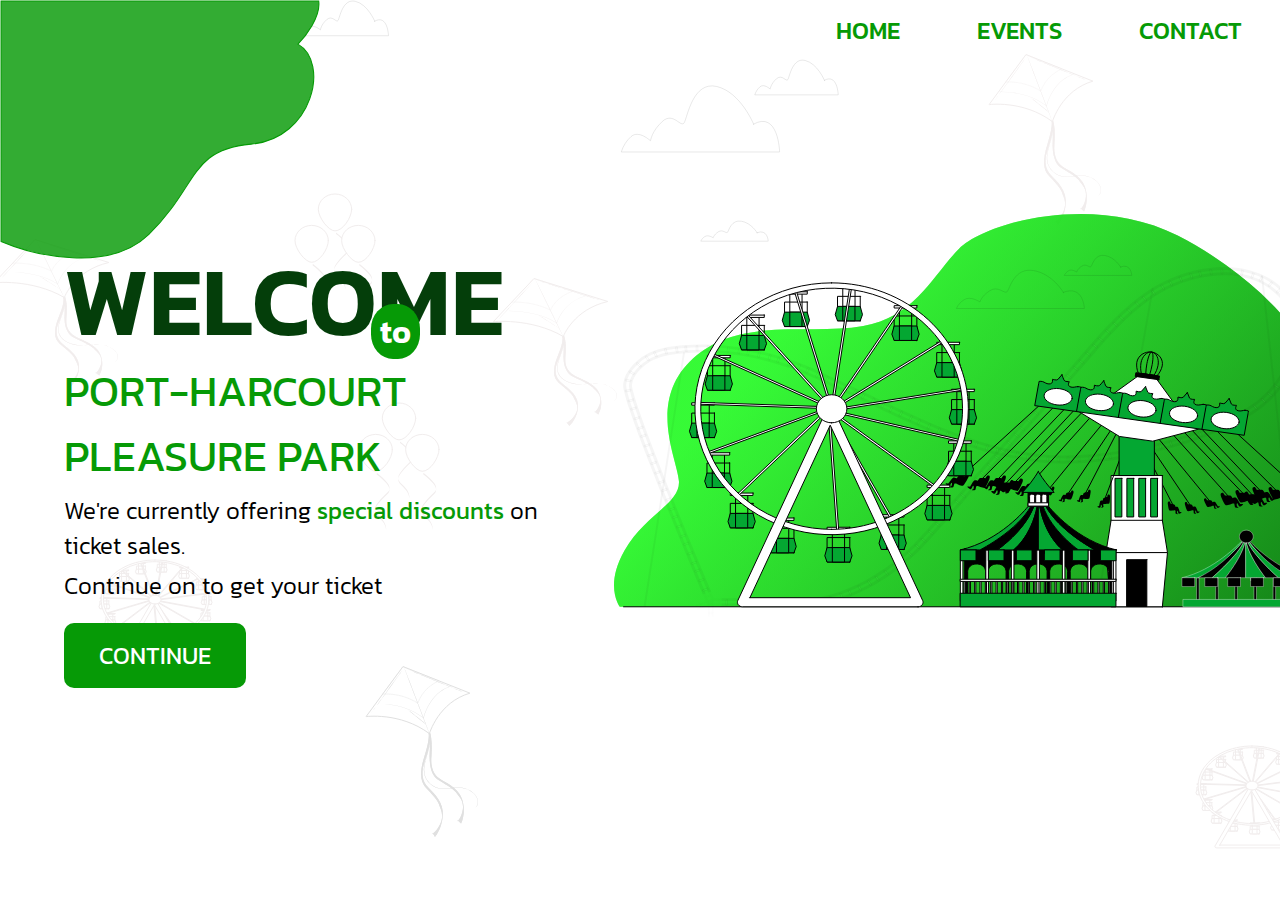
<file: index.html>
<!DOCTYPE html>
<html lang="en">
  <head>
    <meta charset="UTF-8" />
    <meta http-equiv="X-UA-Compatible" content="IE=edge" />
    <meta name="viewport" content="width=device-width, initial-scale=1.0" />
    <link rel="stylesheet" href="./styles.css" />
    <link rel="preconnect" href="https://fonts.googleapis.com" />
    <link rel="preconnect" href="https://fonts.gstatic.com" crossorigin />
    <link
      href="https://fonts.googleapis.com/css2?family=Creepster&family=Kanit:ital,wght@0,100;0,200;0,300;0,400;0,500;0,600;1,100;1,200;1,300;1,400;1,500&display=swap"
      rel="stylesheet"
    />
    <title>PPK DISCOUNT APP</title>
  </head>
  <body class="home-body">
    <main>
      <nav class="nav">
        <a href="">HOME</a><a href="">EVENTS</a><a href="">CONTACT</a>
      </nav>
      <section class="hero">
        <img src="./images/Vector 1.svg" alt="" class="float v-1" />
        <div class="hero-text">
          <h1>WELCOME <span class="to">to</span></h1>
          <p class="welcome-text">PORT-HARCOURT PLEASURE PARK</p>
          <p class="discount-text">
            We're currently offering
            <span class="s-d">special discounts</span> on ticket sales.
          </p>
          <p class="discount-text d-t-2">Continue on to get your ticket</p>
          <a href="./ticket.html">CONTINUE</a>
        </div>
        <div class="hero-img">
          <img src="./images/hero.svg" alt="" />
        </div>
        <!-- <img src="./images/Vector 2.svg" alt="" class="float v-2" /> -->
      </section>
    </main>
  </body>
</html>
</file>
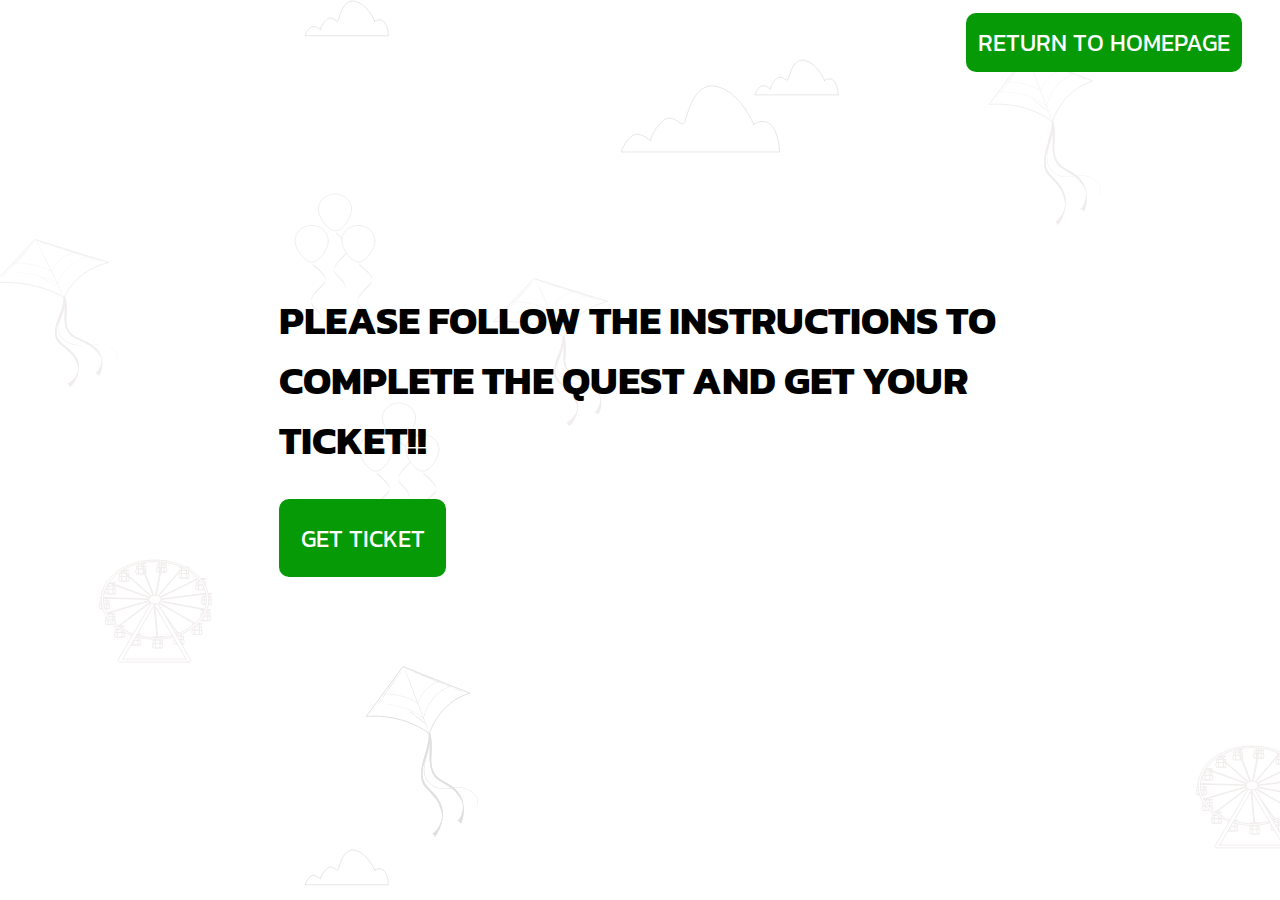
<file: ticket.html>
<!DOCTYPE html>
<html lang="en">
  <head>
    <meta charset="UTF-8" />
    <meta http-equiv="X-UA-Compatible" content="IE=edge" />
    <meta name="viewport" content="width=device-width, initial-scale=1.0" />
    <link rel="stylesheet" href="./styles.css" />
    <link rel="preconnect" href="https://fonts.googleapis.com" />
    <link rel="preconnect" href="https://fonts.gstatic.com" crossorigin />
    <link
      href="https://fonts.googleapis.com/css2?family=Creepster&family=Kanit:ital,wght@0,100;0,200;0,300;0,400;0,500;0,600;1,100;1,200;1,300;1,400;1,500&display=swap"
      rel="stylesheet"
    />
    <title>PPK TICKET</title>
  </head>
  <body class="tkt-body">
    <nav class="tkt-nav">
      <a href="./index.html">RETURN TO HOMEPAGE</a>
    </nav>
    <section id="ticket-landing">
      <div>
        <h3>
          PLEASE FOLLOW THE INSTRUCTIONS TO COMPLETE THE QUEST AND GET YOUR
          TICKET!!
        </h3>
        <!-- either use a button, or add # as href for <a href=""></a> for js changes
        to stick -->
        <!-- <button id="tkt-btn" onclick="beginPrompt()">CLICK HERE</button> -->
        <a href="#" id="tkt-btn">GET TICKET</a>
      </div>
    </section>

    <section id="ticket">
      <h3>CONGRATULATIONS ON COMPLETING THE QUEST. HERE'S YOUR TICKET.</h3>
      <div class="tkt-div">
        <div class="tkt-img">
          <img src="./images/Group 23.svg" alt="" />
        </div>
        <div class="tkt-text">
          <p class="name">NAME:</p>
          <p class="age">AGE:</p>
          <p class="price">PRICE:</p>
          <p class="date">DATE:</p>
        </div>
      </div>
      <a href="" class="print-tkt">PRINT TICKET</a>
    </section>

    <section id="cancel">
      <div class="cancel-img"><img src="./images/Group 28.svg" alt="" /></div>
      <div class="cancel-txt">
        <div>
          <p>You Cancelled!!!</p>
          <p>We hope you reconsider and come back to do our quest.</p>
          <p>See you soon.</p>
        </div>
        <a href="" class="redo-quest">RE-DO QUEST</a>
      </div>
    </section>

    <script src="./index.js"></script>
  </body>
</html>
</file>
<file: styles.css>
* {
  margin: 0;
  padding: 0;
  -webkit-box-sizing: border-box;
          box-sizing: border-box;
}

body {
  position: relative;
  font-family: "Kanit", sans-serif;
  background-image: url("./images/Group 22.svg");
  background-repeat: no-repeat;
}

body.home-body {
  overflow-y: hidden;
}

body a {
  text-decoration: none;
}

body .hide {
  display: none;
}

body .show {
  display: -webkit-box;
  display: -ms-flexbox;
  display: flex;
}

main .nav {
  display: -webkit-box;
  display: -ms-flexbox;
  display: flex;
  -webkit-box-pack: end;
      -ms-flex-pack: end;
          justify-content: flex-end;
}

main .nav a {
  margin: 1% 3%;
  color: #069a06;
  font-size: 1.5rem;
  font-weight: 500;
}

main .hero {
  display: -webkit-box;
  display: -ms-flexbox;
  display: flex;
}

main .hero div {
  width: 50%;
  margin: 12% 2%;
}

main .hero div.hero-text {
  text-align: left;
  padding-left: 3%;
}

main .hero div.hero-text h1 {
  font-size: 6rem;
  font-weight: 600;
  color: #043e0a;
  width: 72%;
  position: relative;
  margin-top: 3%;
}

main .hero div.hero-text h1 .to {
  position: absolute;
  bottom: 14px;
  right: 1%;
  background-color: #069a06;
  color: #fff;
  font-size: 2rem;
  padding: 1% 2.5%;
  border-radius: 45%;
}

main .hero div.hero-text .welcome-text {
  font-size: 2.7rem;
  font-weight: 400;
  color: #069a06;
  margin-top: -3%;
}

main .hero div.hero-text .discount-text {
  font-size: 1.5rem;
  margin-block: 1%;
  font-weight: 300;
}

main .hero div.hero-text .discount-text.d-t-2 {
  margin-bottom: 7%;
}

main .hero div.hero-text .discount-text .s-d {
  color: #069a06;
  font-weight: 400;
}

main .hero div.hero-text a {
  font-size: 1.5rem;
  background-color: #069a06;
  border-radius: 10px;
  padding: 3% 7%;
  color: #fff;
}

main .hero .float {
  position: absolute;
}

main .hero .float.v-1 {
  width: 20rem;
  top: 0;
}

main .hero .float.v-2 {
  bottom: 0;
  width: 100%;
}

.tkt-body {
  background-repeat: repeat;
  padding: 1% 3%;
}

.tkt-body a {
  font-size: 1.5rem;
  background-color: #069a06;
  border-radius: 10px;
  color: #fff;
}

.tkt-body .tkt-nav {
  display: -webkit-box;
  display: -ms-flexbox;
  display: flex;
  -webkit-box-pack: end;
      -ms-flex-pack: end;
          justify-content: flex-end;
}

.tkt-body .tkt-nav a {
  padding: 1%;
}

.tkt-body #ticket-landing {
  display: -webkit-box;
  display: -ms-flexbox;
  display: flex;
  height: 78vh;
  -webkit-box-pack: center;
      -ms-flex-pack: center;
          justify-content: center;
  -webkit-box-align: center;
      -ms-flex-align: center;
          align-items: center;
}

.tkt-body #ticket-landing div {
  width: 60%;
}

.tkt-body #ticket-landing div h3 {
  font-size: 2.5rem;
  margin-bottom: 7%;
}

.tkt-body #ticket-landing div #tkt-btn {
  padding: 3%;
}

.tkt-body #ticket {
  display: none;
}

.tkt-body #ticket h3 {
  font-size: 1.5rem;
  text-align: center;
  margin-top: 2%;
}

.tkt-body #ticket .tkt-div {
  font-family: "Creepster", cursive;
  display: -webkit-box;
  display: -ms-flexbox;
  display: flex;
  border: 2px solid #069a06;
  -webkit-box-shadow: 0px 3px 15px rgba(0, 0, 0, 0.25);
          box-shadow: 0px 3px 15px rgba(0, 0, 0, 0.25);
  border-radius: 15px;
  padding: 1%;
  width: 60%;
  margin: 2% auto;
}

.tkt-body #ticket .tkt-div .tkt-text {
  padding-top: 5%;
}

.tkt-body #ticket .tkt-div .tkt-text p {
  font-size: 2rem;
  font-weight: 400;
  padding-block: 7%;
}

.tkt-body #ticket .print-tkt {
  padding: 1%;
  position: relative;
  left: 45%;
}

.tkt-body #cancel {
  display: none;
  -webkit-box-pack: justify;
      -ms-flex-pack: justify;
          justify-content: space-between;
  padding-inline: 5%;
}

.tkt-body #cancel div {
  margin-top: 5%;
}

.tkt-body #cancel div.cancel-img {
  width: 30%;
}

.tkt-body #cancel div.cancel-txt {
  padding-top: 7%;
  width: 70%;
  text-align: center;
}

.tkt-body #cancel div.cancel-txt div {
  margin-bottom: 5%;
}

.tkt-body #cancel div.cancel-txt div p {
  font-size: 2rem;
}

.tkt-body #cancel div.cancel-txt .redo-quest {
  padding: 2%;
}
/*# sourceMappingURL=styles.css.map */
</file>
